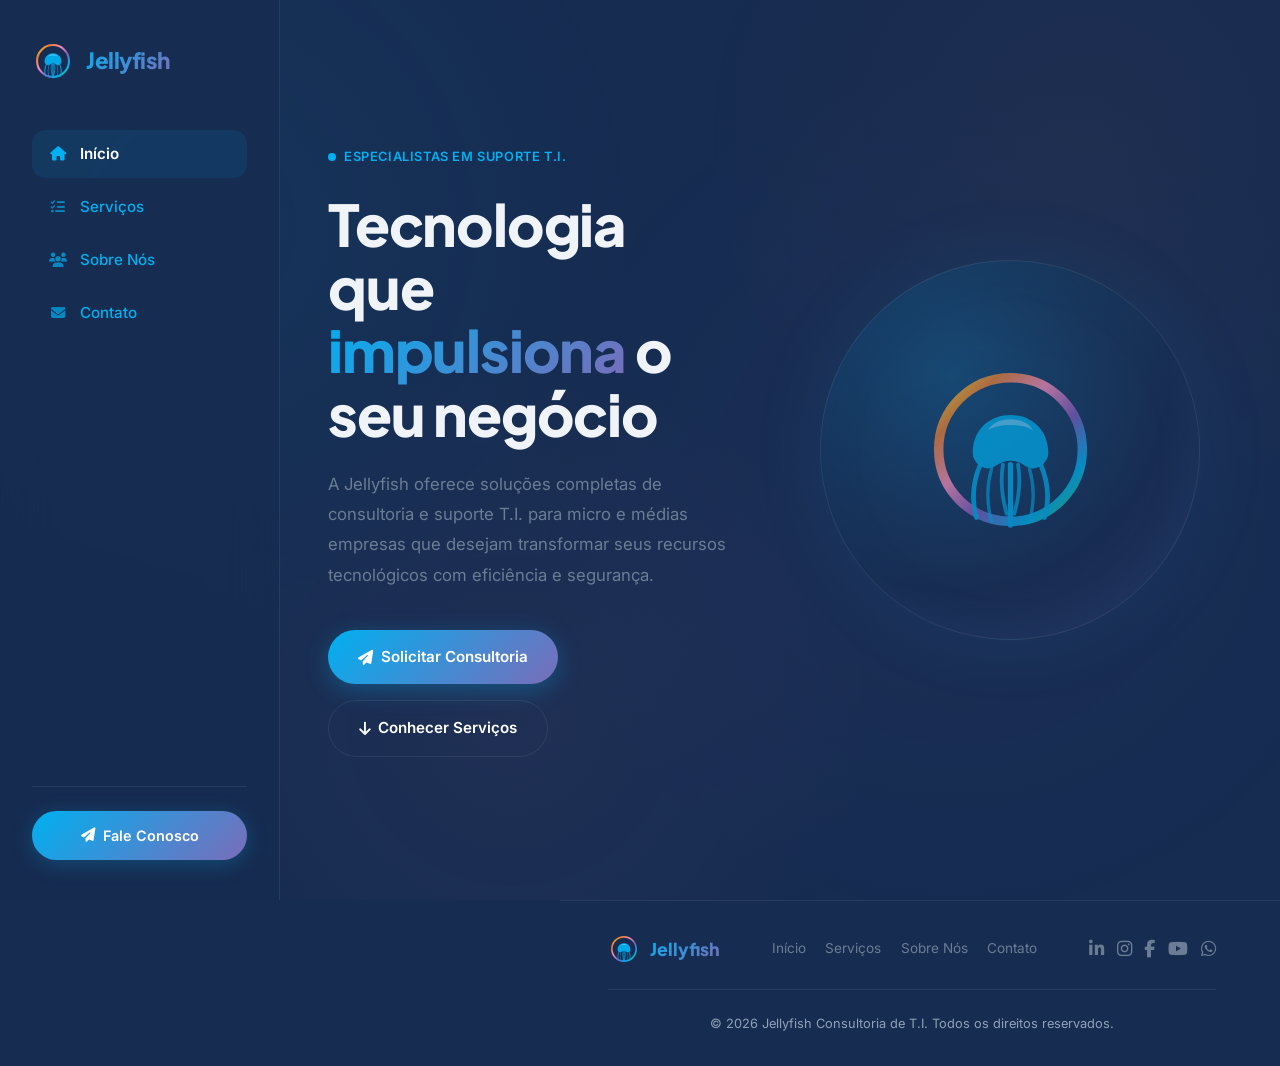
<file: index.html>
<!DOCTYPE html>
<html lang="pt-BR">
<head>
    <meta charset="UTF-8" />
    <meta name="viewport" content="width=device-width, initial-scale=1.0" />
    <title>Jellyfish | Consultoria de T.I.</title>
    <link rel="shortcut icon" href="img/Agua-viva.png" type="image/x-icon">
    <link rel="stylesheet" href="css/style.css">
    <meta name="description" content="Jellyfish - Soluções de suporte T.I. para micro e médias empresas." />
    <meta name="theme-color" content="#172c51" />
    <link rel="preconnect" href="https://fonts.googleapis.com" />
    <link rel="preconnect" href="https://fonts.gstatic.com" crossorigin />
    <link href="https://fonts.googleapis.com/css2?family=Inter:ital,opsz,wght@0,14..32,300;0,14..32,400;0,14..32,500;0,14..32,600;0,14..32,700;0,14..32,800&family=Plus+Jakarta+Sans:wght@400;500;600;700;800&display=swap" rel="stylesheet" />
    <link rel="stylesheet" href="https://cdnjs.cloudflare.com/ajax/libs/font-awesome/6.5.1/css/all.min.css" />
</head>
<body>

    <!-- Overlay mobile -->
    <div class="mobile-overlay" id="mobileOverlay" onclick="closeSidebar()"></div>

    <!-- Botão mobile -->
    <button class="mobile-toggle" id="mobileToggle" aria-label="Menu" onclick="toggleSidebar()">
        <span></span>
        <span></span>
        <span></span>
    </button>

    <!-- ==================== SIDEBAR ==================== -->
    <aside class="sidebar" id="sidebar">
        <a href="index.html" class="sidebar-logo">
            <div class="logo-icon">
                <svg viewBox="0 0 100 100" xmlns="http://www.w3.org/2000/svg">
                    <defs>
                        <linearGradient id="anelGradS" x1="0%" y1="0%" x2="100%" y2="100%">
                            <stop offset="0%" stop-color="#f9d71c" />
                            <stop offset="20%" stop-color="#ed7d31" />
                            <stop offset="40%" stop-color="#f88dba" />
                            <stop offset="60%" stop-color="#8259b9" />
                            <stop offset="80%" stop-color="#00b0f0" />
                            <stop offset="100%" stop-color="#2ecc71" />
                        </linearGradient>
                    </defs>
                    <circle cx="50" cy="50" r="38" fill="none" stroke="url(#anelGradS)" stroke-width="5" stroke-linecap="round" />
                    <path d="M 30 52 C 30 25, 70 25, 70 52 C 70 56, 66 60, 62 60 C 58 60, 56 56, 50 56 C 44 56, 42 60, 38 60 C 34 60, 30 56, 30 52 Z" fill="#00b0f0" opacity="0.95" />
                    <path d="M 38 40 C 42 32, 58 32, 62 40 C 58 36, 42 36, 38 40 Z" fill="#b3e6ff" opacity="0.5" />
                    <g stroke="#00b0f0" fill="none" stroke-linecap="round">
                        <path d="M 34 58 Q 28 72 32 86" stroke-width="2.5" opacity="0.9" />
                        <path d="M 40 60 Q 36 74 40 88" stroke-width="1.8" opacity="0.7" />
                        <path d="M 46 58 Q 44 70 48 84" stroke-width="2" opacity="0.8" />
                        <path d="M 50 58 Q 50 74 50 90" stroke-width="2.8" opacity="0.95" />
                        <path d="M 54 58 Q 56 70 52 84" stroke-width="2" opacity="0.8" />
                        <path d="M 60 60 Q 64 74 60 88" stroke-width="1.8" opacity="0.7" />
                        <path d="M 66 58 Q 72 72 68 86" stroke-width="2.5" opacity="0.9" />
                    </g>
                </svg>
            </div>
            <span>Jellyfish</span>
        </a>
        <nav class="sidebar-nav">
            <a href="index.html" class="active" data-nav="home"><i class="fa-solid fa-house"></i> Início</a>
            <a href="html/Serviços.html" data-nav="servicos"><i class="fa-solid fa-list-check"></i> Serviços</a>
            <a href="html/Sobre_nós.html" data-nav="sobre"><i class="fa-solid fa-users"></i> Sobre Nós</a>
            <a href="html/Contato.html" data-nav="contato"><i class="fa-solid fa-envelope"></i> Contato</a>
        </nav>
        <div class="sidebar-cta">
            <a href="Contato.html" class="btn-sidebar">
                <i class="fa-solid fa-paper-plane"></i> Fale Conosco
            </a>
        </div>
    </aside>

    <!-- ==================== CONTEÚDO PRINCIPAL ==================== -->
    <main class="main-content">

        <!-- ========== HERO ========== -->
        <section class="hero" id="home">
            <div class="hero-inner">
                <div class="hero-text">
                    <div class="hero-eyebrow">
                        <span class="dot"></span> Especialistas em Suporte T.I.
                    </div>
                    <h1>
                        Tecnologia que <span class="gradient-text">impulsiona</span> o seu negócio
                    </h1>
                    <p>
                        A Jellyfish oferece soluções completas de consultoria e suporte T.I. para micro e médias empresas que desejam transformar seus recursos tecnológicos com eficiência e segurança.
                    </p>
                    <div class="hero-actions">
                        <a href="Contato.html" class="btn-primary">
                            <i class="fa-solid fa-paper-plane"></i> Solicitar Consultoria
                        </a>
                        <a href="Serviços.html" class="btn-ghost">
                            <i class="fa-solid fa-arrow-down"></i> Conhecer Serviços
                        </a>
                    </div>
                </div>
                <div class="hero-visual">
                    <div class="hero-orb">
                        <svg viewBox="0 0 100 100" xmlns="http://www.w3.org/2000/svg">
                            <defs>
                                <linearGradient id="anelGradH" x1="0%" y1="0%" x2="100%" y2="100%">
                                    <stop offset="0%" stop-color="#f9d71c" />
                                    <stop offset="20%" stop-color="#ed7d31" />
                                    <stop offset="40%" stop-color="#f88dba" />
                                    <stop offset="60%" stop-color="#8259b9" />
                                    <stop offset="80%" stop-color="#00b0f0" />
                                    <stop offset="100%" stop-color="#2ecc71" />
                                </linearGradient>
                            </defs>
                            <circle cx="50" cy="50" r="38" fill="none" stroke="url(#anelGradH)" stroke-width="5" stroke-linecap="round" />
                            <path d="M 30 52 C 30 25, 70 25, 70 52 C 70 56, 66 60, 62 60 C 58 60, 56 56, 50 56 C 44 56, 42 60, 38 60 C 34 60, 30 56, 30 52 Z" fill="#00b0f0" opacity="0.95" />
                            <path d="M 38 40 C 42 32, 58 32, 62 40 C 58 36, 42 36, 38 40 Z" fill="#b3e6ff" opacity="0.5" />
                            <g stroke="#00b0f0" fill="none" stroke-linecap="round">
                                <path d="M 34 58 Q 28 72 32 86" stroke-width="2.5" opacity="0.9" />
                                <path d="M 40 60 Q 36 74 40 88" stroke-width="1.8" opacity="0.7" />
                                <path d="M 46 58 Q 44 70 48 84" stroke-width="2" opacity="0.8" />
                                <path d="M 50 58 Q 50 74 50 90" stroke-width="2.8" opacity="0.95" />
                                <path d="M 54 58 Q 56 70 52 84" stroke-width="2" opacity="0.8" />
                                <path d="M 60 60 Q 64 74 60 88" stroke-width="1.8" opacity="0.7" />
                                <path d="M 66 58 Q 72 72 68 86" stroke-width="2.5" opacity="0.9" />
                            </g>
                        </svg>
                    </div>
                </div>
            </div>
        </section>


        <!-- ========== FOOTER ========== -->
        <footer class="site-footer">
            <div class="footer-grid">
                <div class="footer-brand">
                    <div class="logo-icon">
                        <svg viewBox="0 0 100 100" xmlns="http://www.w3.org/2000/svg">
                            <defs>
                                <linearGradient id="anelGradF" x1="0%" y1="0%" x2="100%" y2="100%">
                                    <stop offset="0%" stop-color="#f9d71c" />
                                    <stop offset="20%" stop-color="#ed7d31" />
                                    <stop offset="40%" stop-color="#f88dba" />
                                    <stop offset="60%" stop-color="#8259b9" />
                                    <stop offset="80%" stop-color="#00b0f0" />
                                    <stop offset="100%" stop-color="#2ecc71" />
                                </linearGradient>
                            </defs>
                            <circle cx="50" cy="50" r="38" fill="none" stroke="url(#anelGradF)" stroke-width="5" stroke-linecap="round" />
                            <path d="M 30 52 C 30 25, 70 25, 70 52 C 70 56, 66 60, 62 60 C 58 60, 56 56, 50 56 C 44 56, 42 60, 38 60 C 34 60, 30 56, 30 52 Z" fill="#00b0f0" opacity="0.95" />
                            <path d="M 38 40 C 42 32, 58 32, 62 40 C 58 36, 42 36, 38 40 Z" fill="#b3e6ff" opacity="0.5" />
                            <g stroke="#00b0f0" fill="none" stroke-linecap="round">
                                <path d="M 34 58 Q 28 72 32 86" stroke-width="2.5" opacity="0.9" />
                                <path d="M 40 60 Q 36 74 40 88" stroke-width="1.8" opacity="0.7" />
                                <path d="M 46 58 Q 44 70 48 84" stroke-width="2" opacity="0.8" />
                                <path d="M 50 58 Q 50 74 50 90" stroke-width="2.8" opacity="0.95" />
                                <path d="M 54 58 Q 56 70 52 84" stroke-width="2" opacity="0.8" />
                                <path d="M 60 60 Q 64 74 60 88" stroke-width="1.8" opacity="0.7" />
                                <path d="M 66 58 Q 72 72 68 86" stroke-width="2.5" opacity="0.9" />
                            </g>
                        </svg>
                    </div>
                    <span>Jellyfish</span>
                </div>
                <div class="footer-links">
                    <a href="index.html">Início</a>
                    <a href="Serviços.html">Serviços</a>
                    <a href="Sobre_nós.html">Sobre Nós</a>
                    <a href="Contato.html">Contato</a>
                </div>
                <div class="footer-social-icons">
                    <a href="#" target="_blank" rel="noopener" aria-label="LinkedIn"><i class="fa-brands fa-linkedin-in"></i></a>
                    <a href="#" target="_blank" rel="noopener" aria-label="Instagram"><i class="fa-brands fa-instagram"></i></a>
                    <a href="#" target="_blank" rel="noopener" aria-label="Facebook"><i class="fa-brands fa-facebook-f"></i></a>
                    <a href="#" target="_blank" rel="noopener" aria-label="YouTube"><i class="fa-brands fa-youtube"></i></a>
                    <a href="#" target="_blank" rel="noopener" aria-label="WhatsApp"><i class="fa-brands fa-whatsapp"></i></a>
                </div>
            </div>
            <div class="footer-bottom">
                <p>&copy; 2026 Jellyfish Consultoria de T.I. Todos os direitos reservados.</p>
            </div>
        </footer>

    </main>

</body>
</html>
</file>
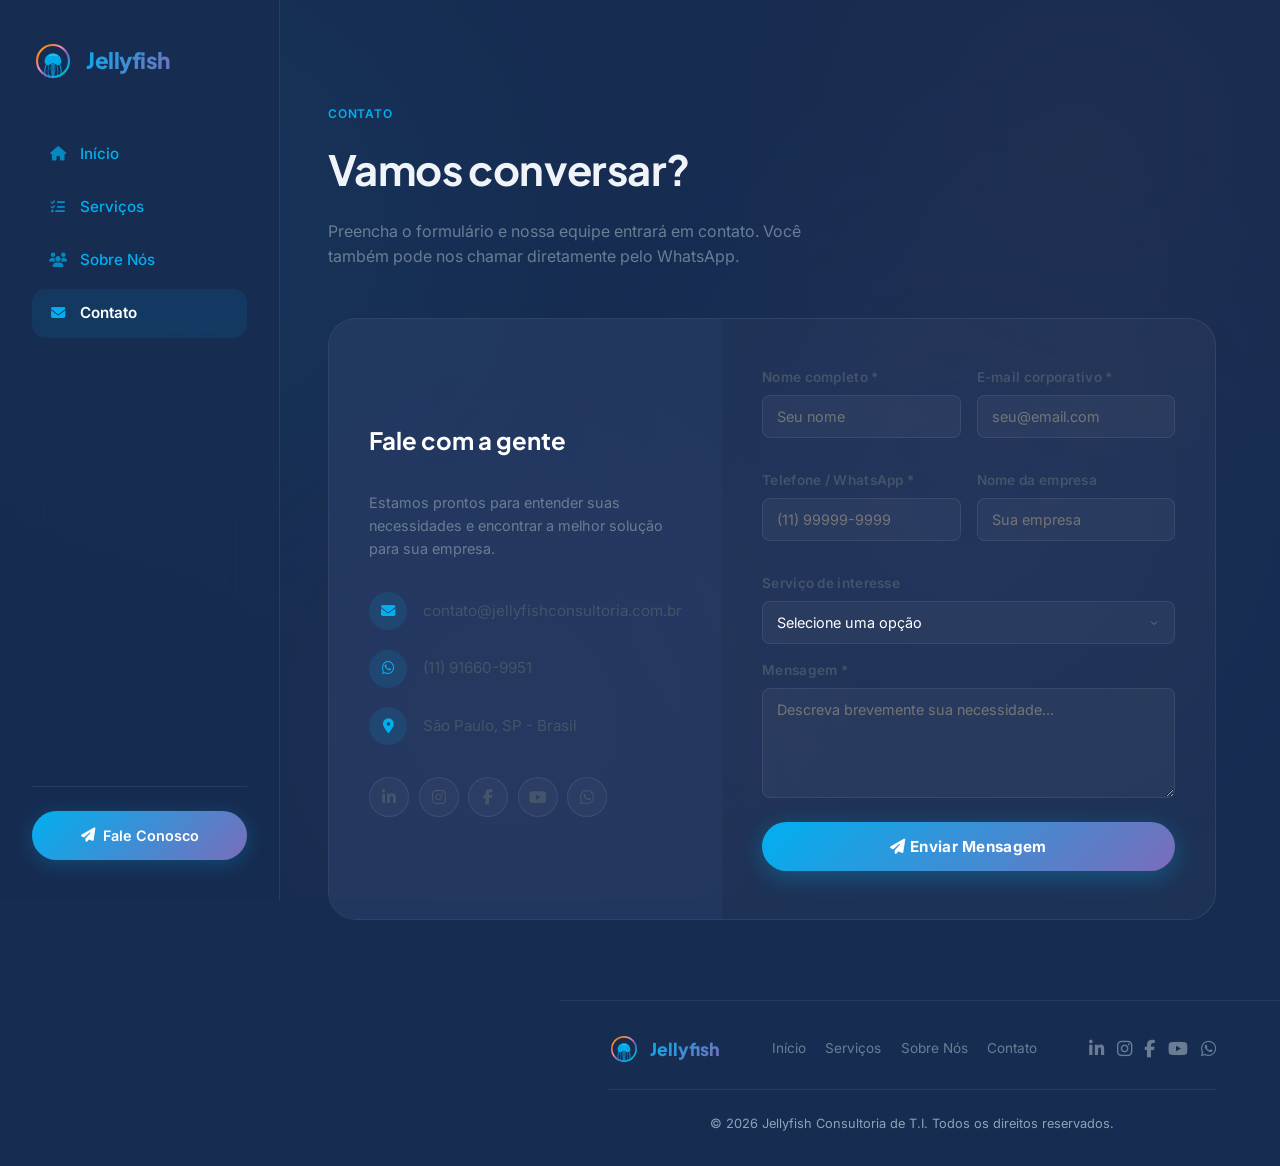
<file: html/Contato.html>
<!DOCTYPE html>
<html lang="pt-BR">
<head>
    <meta charset="UTF-8" />
    <meta name="viewport" content="width=device-width, initial-scale=1.0" />
    <title>Contato | Jellyfish</title>
    <link rel="shortcut icon" href="../img/Agua-viva.png" type="image/x-icon">
    <link rel="stylesheet" href="../css/style.css">
    <meta name="description" content="Entre em contato com a Jellyfish para consultoria em T.I." />
    <link rel="preconnect" href="https://fonts.googleapis.com" />
    <link rel="preconnect" href="https://fonts.gstatic.com" crossorigin />
    <link href="https://fonts.googleapis.com/css2?family=Inter:ital,opsz,wght@0,14..32,300;0,14..32,400;0,14..32,500;0,14..32,600;0,14..32,700;0,14..32,800&family=Plus+Jakarta+Sans:wght@400;500;600;700;800&display=swap" rel="stylesheet" />
    <link rel="stylesheet" href="https://cdnjs.cloudflare.com/ajax/libs/font-awesome/6.5.1/css/all.min.css" />
</head>
<body>

    <!-- Mobile overlay/toggle -->
    <div class="mobile-overlay" id="mobileOverlay" onclick="closeSidebar()"></div>
    <button class="mobile-toggle" id="mobileToggle" aria-label="Menu" onclick="toggleSidebar()">
        <span></span><span></span><span></span>
    </button>

    <!-- Sidebar -->
    <aside class="sidebar" id="sidebar">
        <a href="../index.html" class="sidebar-logo">
            <div class="logo-icon">
                <svg viewBox="0 0 100 100" xmlns="http://www.w3.org/2000/svg">
                    <defs>
                        <linearGradient id="anelGradS" x1="0%" y1="0%" x2="100%" y2="100%">
                            <stop offset="0%" stop-color="#f9d71c" />
                            <stop offset="20%" stop-color="#ed7d31" />
                            <stop offset="40%" stop-color="#f88dba" />
                            <stop offset="60%" stop-color="#8259b9" />
                            <stop offset="80%" stop-color="#00b0f0" />
                            <stop offset="100%" stop-color="#2ecc71" />
                        </linearGradient>
                    </defs>
                    <circle cx="50" cy="50" r="38" fill="none" stroke="url(#anelGradS)" stroke-width="5" stroke-linecap="round" />
                    <path d="M 30 52 C 30 25, 70 25, 70 52 C 70 56, 66 60, 62 60 C 58 60, 56 56, 50 56 C 44 56, 42 60, 38 60 C 34 60, 30 56, 30 52 Z" fill="#00b0f0" opacity="0.95" />
                    <path d="M 38 40 C 42 32, 58 32, 62 40 C 58 36, 42 36, 38 40 Z" fill="#b3e6ff" opacity="0.5" />
                    <g stroke="#00b0f0" fill="none" stroke-linecap="round">
                        <path d="M 34 58 Q 28 72 32 86" stroke-width="2.5" opacity="0.9" />
                        <path d="M 40 60 Q 36 74 40 88" stroke-width="1.8" opacity="0.7" />
                        <path d="M 46 58 Q 44 70 48 84" stroke-width="2" opacity="0.8" />
                        <path d="M 50 58 Q 50 74 50 90" stroke-width="2.8" opacity="0.95" />
                        <path d="M 54 58 Q 56 70 52 84" stroke-width="2" opacity="0.8" />
                        <path d="M 60 60 Q 64 74 60 88" stroke-width="1.8" opacity="0.7" />
                        <path d="M 66 58 Q 72 72 68 86" stroke-width="2.5" opacity="0.9" />
                    </g>
                </svg>
            </div>
            <span>Jellyfish</span>
        </a>
        <nav class="sidebar-nav">
            <a href="../index.html"><i class="fa-solid fa-house"></i> Início</a>
            <a href="Serviços.html"><i class="fa-solid fa-list-check"></i> Serviços</a>
            <a href="Sobre_nós.html"><i class="fa-solid fa-users"></i> Sobre Nós</a>
            <a href="Contato.html" class="active"><i class="fa-solid fa-envelope"></i> Contato</a>
        </nav>
        <div class="sidebar-cta">
            <a href="Contato.html" class="btn-sidebar">
                <i class="fa-solid fa-paper-plane"></i> Fale Conosco
            </a>
        </div>
    </aside>

    <!-- Conteúdo principal -->
    <main class="main-content">
        <section class="section" id="contato" style="padding-top: 100px;">
            <span class="section-label">Contato</span>
            <h2 class="section-title">Vamos conversar?</h2>
            <p class="section-subtitle">Preencha o formulário e nossa equipe entrará em contato. Você também pode nos chamar diretamente pelo WhatsApp.</p>
            <div class="contact-layout">
                <div class="contact-left-panel">
                    <h3>Fale com a gente</h3>
                    <p style="color: var(--gray-400); font-size: 0.9rem;">Estamos prontos para entender suas necessidades e encontrar a melhor solução para sua empresa.</p>
                    <div class="contact-info-list">
                        <div class="contact-info-item">
                            <div class="ci-icon"><i class="fa-solid fa-envelope"></i></div>
                            <span>contato@jellyfishconsultoria.com.br</span>
                        </div>
                        <div class="contact-info-item">
                            <div class="ci-icon"><i class="fa-brands fa-whatsapp"></i></div>
                            <span>(11) 91660-9951</span>
                        </div>
                        <div class="contact-info-item">
                            <div class="ci-icon"><i class="fa-solid fa-location-dot"></i></div>
                            <span>São Paulo, SP - Brasil</span>
                        </div>
                    </div>
                    <div class="contact-social-row">
                        <a href="#" target="_blank" rel="noopener" aria-label="LinkedIn"><i class="fa-brands fa-linkedin-in"></i></a>
                        <a href="#" target="_blank" rel="noopener" aria-label="Instagram"><i class="fa-brands fa-instagram"></i></a>
                        <a href="#" target="_blank" rel="noopener" aria-label="Facebook"><i class="fa-brands fa-facebook-f"></i></a>
                        <a href="#" target="_blank" rel="noopener" aria-label="YouTube"><i class="fa-brands fa-youtube"></i></a>
                        <a href="#" target="_blank" rel="noopener" aria-label="WhatsApp"><i class="fa-brands fa-whatsapp"></i></a>
                    </div>
                </div>
                <div class="contact-right-panel" id="formPanel">
                    <form id="contactForm" onsubmit="handleSubmit(event)">
                        <div class="form-row">
                            <div class="form-field">
                                <label for="nome">Nome completo *</label>
                                <input type="text" id="nome" name="nome" placeholder="Seu nome" required />
                            </div>
                            <div class="form-field">
                                <label for="email">E-mail corporativo *</label>
                                <input type="email" id="email" name="email" placeholder="seu@email.com" required />
                            </div>
                        </div>
                        <div class="form-row">
                            <div class="form-field">
                                <label for="telefone">Telefone / WhatsApp *</label>
                                <input type="tel" id="telefone" name="telefone" placeholder="(11) 99999-9999" required />
                            </div>
                            <div class="form-field">
                                <label for="empresa">Nome da empresa</label>
                                <input type="text" id="empresa" name="empresa" placeholder="Sua empresa" />
                            </div>
                        </div>
                        <div class="form-field">
                            <label for="servico">Serviço de interesse</label>
                            <select id="servico" name="servico">
                                <option value="">Selecione uma opção</option>
                                <option value="Suporte Técnico">Suporte Técnico</option>
                                <option value="Cloud & Infraestrutura">Cloud & Infraestrutura</option>
                                <option value="Cibersegurança">Cibersegurança</option>
                                <option value="Gestão de T.I.">Gestão de T.I.</option>
                                <option value="Redes Corporativas">Redes Corporativas</option>
                                <option value="Consultoria Estratégica">Consultoria Estratégica</option>
                                <option value="Outro">Outro</option>
                            </select>
                        </div>
                        <div class="form-field">
                            <label for="mensagem">Mensagem *</label>
                            <textarea id="mensagem" name="mensagem" placeholder="Descreva brevemente sua necessidade..." required></textarea>
                        </div>
                        <button type="submit" class="btn-submit" id="submitBtn">
                            <i class="fa-solid fa-paper-plane"></i> Enviar Mensagem
                        </button>
                    </form>
                    <div class="form-success-msg" id="successMsg">
                        <i class="fa-solid fa-circle-check"></i>
                        <p>Mensagem enviada com sucesso!</p>
                        <p style="font-weight: 400; font-size: 0.9rem; color: var(--gray-400);">Entraremos em contato em breve.</p>
                    </div>
                </div>
            </div>
        </section>

        <footer class="site-footer">
            <div class="footer-grid">
                <div class="footer-brand">
                    <div class="logo-icon">
                        <svg viewBox="0 0 100 100" xmlns="http://www.w3.org/2000/svg">
                            <defs>
                                <linearGradient id="anelGradF" x1="0%" y1="0%" x2="100%" y2="100%">
                                    <stop offset="0%" stop-color="#f9d71c" />
                                    <stop offset="20%" stop-color="#ed7d31" />
                                    <stop offset="40%" stop-color="#f88dba" />
                                    <stop offset="60%" stop-color="#8259b9" />
                                    <stop offset="80%" stop-color="#00b0f0" />
                                    <stop offset="100%" stop-color="#2ecc71" />
                                </linearGradient>
                            </defs>
                            <circle cx="50" cy="50" r="38" fill="none" stroke="url(#anelGradF)" stroke-width="5" stroke-linecap="round" />
                            <path d="M 30 52 C 30 25, 70 25, 70 52 C 70 56, 66 60, 62 60 C 58 60, 56 56, 50 56 C 44 56, 42 60, 38 60 C 34 60, 30 56, 30 52 Z" fill="#00b0f0" opacity="0.95" />
                            <path d="M 38 40 C 42 32, 58 32, 62 40 C 58 36, 42 36, 38 40 Z" fill="#b3e6ff" opacity="0.5" />
                            <g stroke="#00b0f0" fill="none" stroke-linecap="round">
                                <path d="M 34 58 Q 28 72 32 86" stroke-width="2.5" opacity="0.9" />
                                <path d="M 40 60 Q 36 74 40 88" stroke-width="1.8" opacity="0.7" />
                                <path d="M 46 58 Q 44 70 48 84" stroke-width="2" opacity="0.8" />
                                <path d="M 50 58 Q 50 74 50 90" stroke-width="2.8" opacity="0.95" />
                                <path d="M 54 58 Q 56 70 52 84" stroke-width="2" opacity="0.8" />
                                <path d="M 60 60 Q 64 74 60 88" stroke-width="1.8" opacity="0.7" />
                                <path d="M 66 58 Q 72 72 68 86" stroke-width="2.5" opacity="0.9" />
                            </g>
                        </svg>
                    </div>
                    <span>Jellyfish</span>
                </div>
                <div class="footer-links">
                    <a href="../index.html">Início</a>
                    <a href="Serviços.html">Serviços</a>
                    <a href="Sobre_nós.html">Sobre Nós</a>
                    <a href="Contato.html">Contato</a>
                </div>
                <div class="footer-social-icons">
                    <a href="#" target="_blank" rel="noopener"><i class="fa-brands fa-linkedin-in"></i></a>
                    <a href="#" target="_blank" rel="noopener"><i class="fa-brands fa-instagram"></i></a>
                    <a href="#" target="_blank" rel="noopener"><i class="fa-brands fa-facebook-f"></i></a>
                    <a href="#" target="_blank" rel="noopener"><i class="fa-brands fa-youtube"></i></a>
                    <a href="#" target="_blank" rel="noopener"><i class="fa-brands fa-whatsapp"></i></a>
                </div>
            </div>
            <div class="footer-bottom">
                <p>&copy; 2026 Jellyfish Consultoria de T.I. Todos os direitos reservados.</p>
            </div>
        </footer>
    </main>

    <script>
        // Mobile toggle
        const sidebar = document.getElementById('sidebar');
        const mobileToggle = document.getElementById('mobileToggle');
        const mobileOverlay = document.getElementById('mobileOverlay');
        function toggleSidebar() {
            sidebar.classList.toggle('open');
            mobileToggle.classList.toggle('active');
            mobileOverlay.classList.toggle('active');
        }
        function closeSidebar() {
            sidebar.classList.remove('open');
            mobileToggle.classList.remove('active');
            mobileOverlay.classList.remove('active');
        }
        document.querySelectorAll('.sidebar-nav a, .sidebar-cta a').forEach(link => {
            link.addEventListener('click', () => { if (window.innerWidth <= 860) closeSidebar(); });
        });
        const navLinks = document.querySelectorAll('.sidebar-nav a');
        const currentPath = window.location.pathname.split('/').pop() || 'index.html';
        navLinks.forEach(link => {
            if (link.getAttribute('href') === currentPath) link.classList.add('active');
            else link.classList.remove('active');
        });

        // Formulário de contato (mesmo do index)
        function handleSubmit(event) {
            event.preventDefault();
            const form = document.getElementById('contactForm');
            const successMsg = document.getElementById('successMsg');
            const nome = document.getElementById('nome').value.trim();
            const email = document.getElementById('email').value.trim();
            const telefone = document.getElementById('telefone').value.trim();
            const empresa = document.getElementById('empresa').value.trim();
            const servico = document.getElementById('servico').value;
            const mensagem = document.getElementById('mensagem').value.trim();

            const whatsappNumber = '5511999999999';
            let whatsappMsg = `*Olá, Jellyfish!* 🐙%0A%0A`;
            whatsappMsg += `*Nome:* ${encodeURIComponent(nome)}%0A`;
            whatsappMsg += `*E-mail:* ${encodeURIComponent(email)}%0A`;
            whatsappMsg += `*Telefone:* ${encodeURIComponent(telefone)}%0A`;
            if (empresa) whatsappMsg += `*Empresa:* ${encodeURIComponent(empresa)}%0A`;
            if (servico) whatsappMsg += `*Serviço de interesse:* ${encodeURIComponent(servico)}%0A`;
            whatsappMsg += `*Mensagem:* ${encodeURIComponent(mensagem)}%0A%0A`;
            whatsappMsg += `(Enviado pelo site)`;

            form.style.display = 'none';
            successMsg.style.display = 'block';
            window.open(`https://wa.me/${whatsappNumber}?text=${whatsappMsg}`, '_blank');

            setTimeout(() => {
                form.reset();
                form.style.display = 'block';
                successMsg.style.display = 'none';
            }, 5000);
            return false;
        }
    </script>
</body>
</html>
</file>
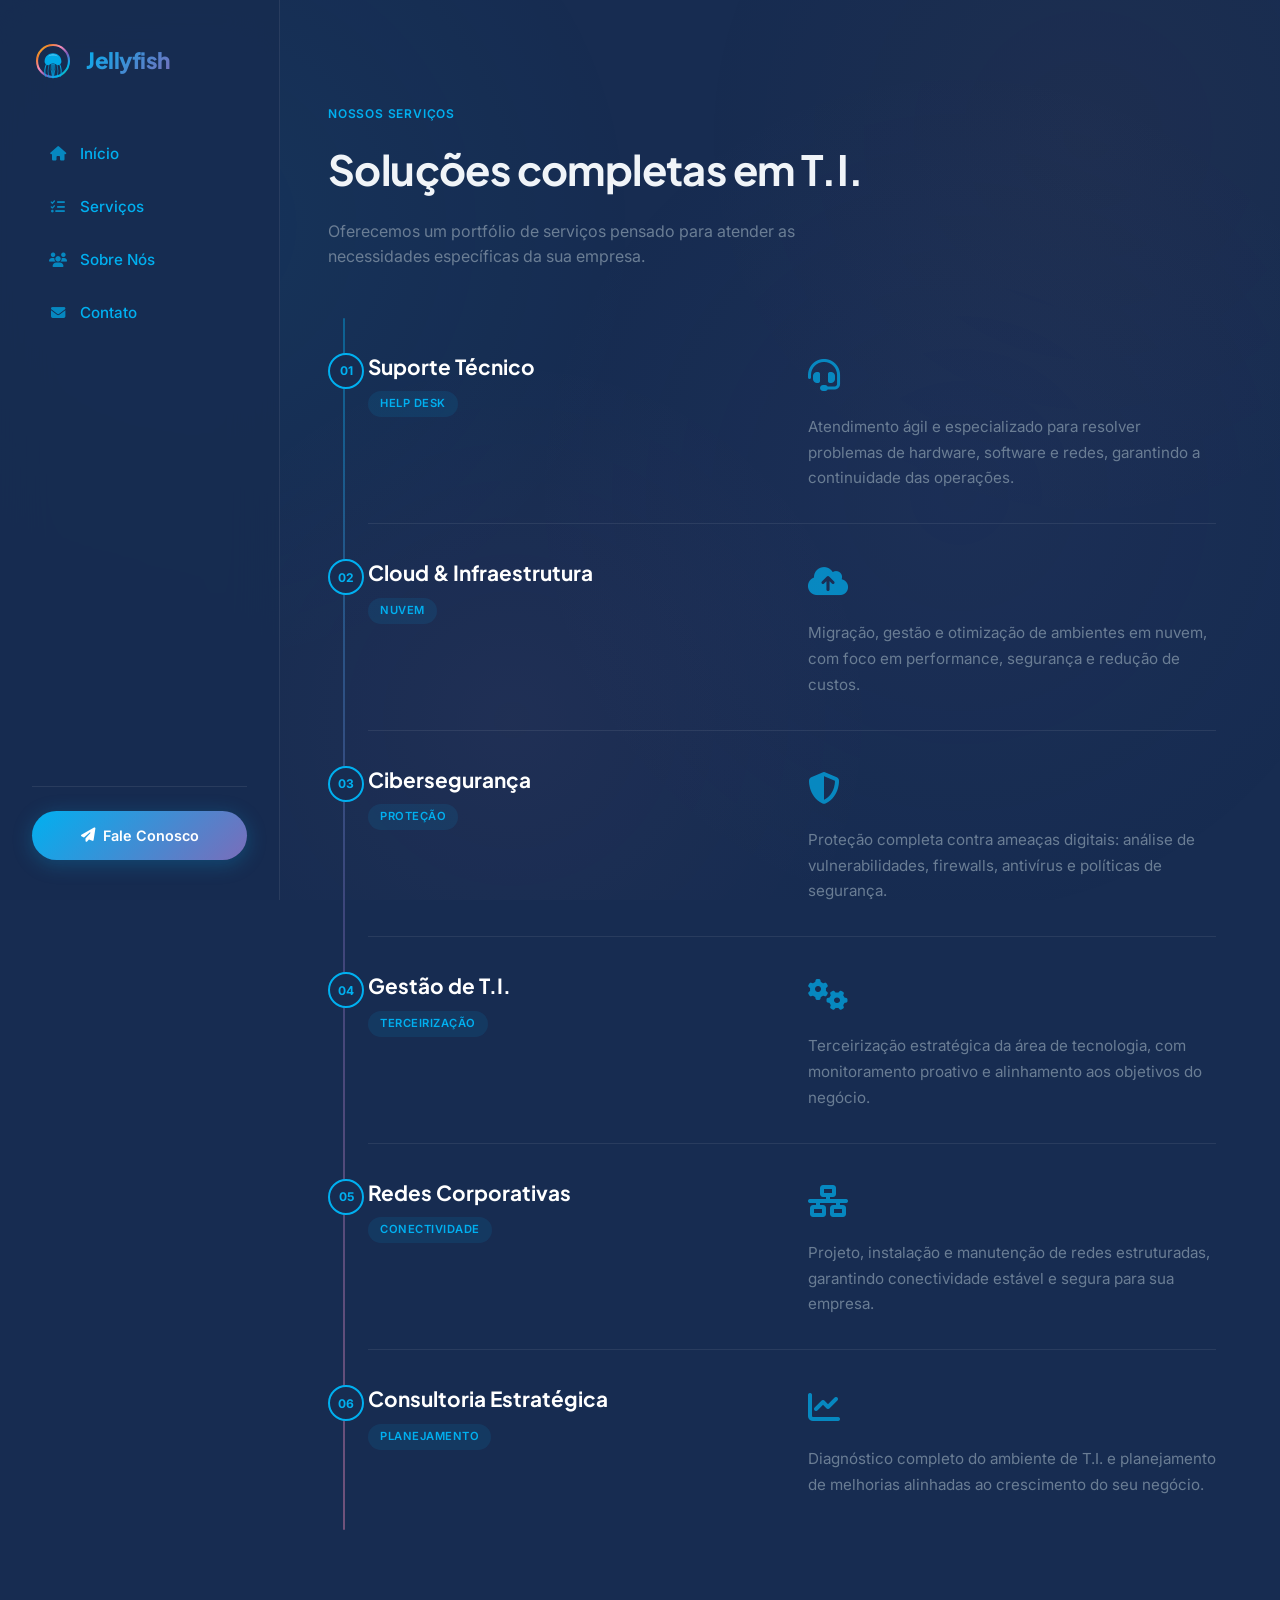
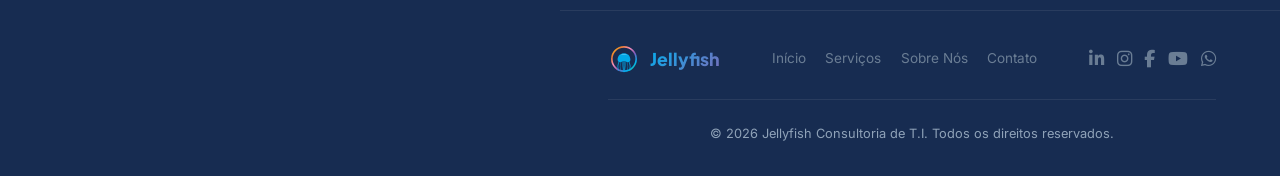
<file: html/Serviços.html>
<!DOCTYPE html>
<html lang="pt-BR">
<head>
    <meta charset="UTF-8" />
    <meta name="viewport" content="width=device-width, initial-scale=1.0" />
    <title>Serviços | Jellyfish</title>
    <link rel="shortcut icon" href="../img/Agua-viva.png" type="image/x-icon">
    <link rel="stylesheet" href="../css/style.css">
    <meta name="description" content="Conheça os serviços de consultoria T.I. da Jellyfish." />
    <link rel="preconnect" href="https://fonts.googleapis.com" />
    <link rel="preconnect" href="https://fonts.gstatic.com" crossorigin />
    <link href="https://fonts.googleapis.com/css2?family=Inter:ital,opsz,wght@0,14..32,300;0,14..32,400;0,14..32,500;0,14..32,600;0,14..32,700;0,14..32,800&family=Plus+Jakarta+Sans:wght@400;500;600;700;800&display=swap" rel="stylesheet" />
    <link rel="stylesheet" href="https://cdnjs.cloudflare.com/ajax/libs/font-awesome/6.5.1/css/all.min.css" />
</head>
<body>

    <!-- Overlay e toggle mobile (mesmo código) -->
    <div class="mobile-overlay" id="mobileOverlay" onclick="closeSidebar()"></div>
    <button class="mobile-toggle" id="mobileToggle" aria-label="Menu" onclick="toggleSidebar()">
        <span></span><span></span><span></span>
    </button>

    <!-- ==================== SIDEBAR (idêntica) ==================== -->
    <aside class="sidebar" id="sidebar">
        <a href="../index.html" class="sidebar-logo">
            <div class="logo-icon">
                <svg viewBox="0 0 100 100" xmlns="http://www.w3.org/2000/svg">
                    <defs>
                        <linearGradient id="anelGradS" x1="0%" y1="0%" x2="100%" y2="100%">
                            <stop offset="0%" stop-color="#f9d71c" />
                            <stop offset="20%" stop-color="#ed7d31" />
                            <stop offset="40%" stop-color="#f88dba" />
                            <stop offset="60%" stop-color="#8259b9" />
                            <stop offset="80%" stop-color="#00b0f0" />
                            <stop offset="100%" stop-color="#2ecc71" />
                        </linearGradient>
                    </defs>
                    <circle cx="50" cy="50" r="38" fill="none" stroke="url(#anelGradS)" stroke-width="5" stroke-linecap="round" />
                    <path d="M 30 52 C 30 25, 70 25, 70 52 C 70 56, 66 60, 62 60 C 58 60, 56 56, 50 56 C 44 56, 42 60, 38 60 C 34 60, 30 56, 30 52 Z" fill="#00b0f0" opacity="0.95" />
                    <path d="M 38 40 C 42 32, 58 32, 62 40 C 58 36, 42 36, 38 40 Z" fill="#b3e6ff" opacity="0.5" />
                    <g stroke="#00b0f0" fill="none" stroke-linecap="round">
                        <path d="M 34 58 Q 28 72 32 86" stroke-width="2.5" opacity="0.9" />
                        <path d="M 40 60 Q 36 74 40 88" stroke-width="1.8" opacity="0.7" />
                        <path d="M 46 58 Q 44 70 48 84" stroke-width="2" opacity="0.8" />
                        <path d="M 50 58 Q 50 74 50 90" stroke-width="2.8" opacity="0.95" />
                        <path d="M 54 58 Q 56 70 52 84" stroke-width="2" opacity="0.8" />
                        <path d="M 60 60 Q 64 74 60 88" stroke-width="1.8" opacity="0.7" />
                        <path d="M 66 58 Q 72 72 68 86" stroke-width="2.5" opacity="0.9" />
                    </g>
                </svg>
            </div>
            <span>Jellyfish</span>
        </a>
        <nav class="sidebar-nav">
            <a href="../index.html"><i class="fa-solid fa-house"></i> Início</a>
            <a href="Serviços.html" class="active"><i class="fa-solid fa-list-check"></i> Serviços</a>
            <a href="Sobre_nós.html"><i class="fa-solid fa-users"></i> Sobre Nós</a>
            <a href="Contato.html"><i class="fa-solid fa-envelope"></i> Contato</a>
        </nav>
        <div class="sidebar-cta">
            <a href="Contato.html" class="btn-sidebar">
                <i class="fa-solid fa-paper-plane"></i> Fale Conosco
            </a>
        </div>
    </aside>

    <!-- ==================== CONTEÚDO PRINCIPAL ==================== -->
    <main class="main-content">
        <section class="section" id="servicos" style="padding-top: 100px;">
            <span class="section-label">Nossos Serviços</span>
            <h2 class="section-title">Soluções completas em T.I.</h2>
            <p class="section-subtitle">Oferecemos um portfólio de serviços pensado para atender as necessidades específicas da sua empresa.</p>
            <div class="services-vertical">
                <div class="service-row" data-step="01">
                    <div class="service-row-left">
                        <h3>Suporte Técnico</h3>
                        <span class="service-tag">Help Desk</span>
                    </div>
                    <div class="service-row-right">
                        <div class="service-icon-big"><i class="fa-solid fa-headset"></i></div>
                        <p>Atendimento ágil e especializado para resolver problemas de hardware, software e redes, garantindo a continuidade das operações.</p>
                    </div>
                </div>
                <div class="service-row" data-step="02">
                    <div class="service-row-left">
                        <h3>Cloud & Infraestrutura</h3>
                        <span class="service-tag">Nuvem</span>
                    </div>
                    <div class="service-row-right">
                        <div class="service-icon-big"><i class="fa-solid fa-cloud-arrow-up"></i></div>
                        <p>Migração, gestão e otimização de ambientes em nuvem, com foco em performance, segurança e redução de custos.</p>
                    </div>
                </div>
                <div class="service-row" data-step="03">
                    <div class="service-row-left">
                        <h3>Cibersegurança</h3>
                        <span class="service-tag">Proteção</span>
                    </div>
                    <div class="service-row-right">
                        <div class="service-icon-big"><i class="fa-solid fa-shield-halved"></i></div>
                        <p>Proteção completa contra ameaças digitais: análise de vulnerabilidades, firewalls, antivírus e políticas de segurança.</p>
                    </div>
                </div>
                <div class="service-row" data-step="04">
                    <div class="service-row-left">
                        <h3>Gestão de T.I.</h3>
                        <span class="service-tag">Terceirização</span>
                    </div>
                    <div class="service-row-right">
                        <div class="service-icon-big"><i class="fa-solid fa-gears"></i></div>
                        <p>Terceirização estratégica da área de tecnologia, com monitoramento proativo e alinhamento aos objetivos do negócio.</p>
                    </div>
                </div>
                <div class="service-row" data-step="05">
                    <div class="service-row-left">
                        <h3>Redes Corporativas</h3>
                        <span class="service-tag">Conectividade</span>
                    </div>
                    <div class="service-row-right">
                        <div class="service-icon-big"><i class="fa-solid fa-network-wired"></i></div>
                        <p>Projeto, instalação e manutenção de redes estruturadas, garantindo conectividade estável e segura para sua empresa.</p>
                    </div>
                </div>
                <div class="service-row" data-step="06">
                    <div class="service-row-left">
                        <h3>Consultoria Estratégica</h3>
                        <span class="service-tag">Planejamento</span>
                    </div>
                    <div class="service-row-right">
                        <div class="service-icon-big"><i class="fa-solid fa-chart-line"></i></div>
                        <p>Diagnóstico completo do ambiente de T.I. e planejamento de melhorias alinhadas ao crescimento do seu negócio.</p>
                    </div>
                </div>
            </div>
        </section>

        <!-- Footer igual ao index -->
        <footer class="site-footer">
            <div class="footer-grid">
                <div class="footer-brand">
                    <div class="logo-icon">
                        <svg viewBox="0 0 100 100" xmlns="http://www.w3.org/2000/svg">
                            <defs>
                                <linearGradient id="anelGradF" x1="0%" y1="0%" x2="100%" y2="100%">
                                    <stop offset="0%" stop-color="#f9d71c" />
                                    <stop offset="20%" stop-color="#ed7d31" />
                                    <stop offset="40%" stop-color="#f88dba" />
                                    <stop offset="60%" stop-color="#8259b9" />
                                    <stop offset="80%" stop-color="#00b0f0" />
                                    <stop offset="100%" stop-color="#2ecc71" />
                                </linearGradient>
                            </defs>
                            <circle cx="50" cy="50" r="38" fill="none" stroke="url(#anelGradF)" stroke-width="5" stroke-linecap="round" />
                            <path d="M 30 52 C 30 25, 70 25, 70 52 C 70 56, 66 60, 62 60 C 58 60, 56 56, 50 56 C 44 56, 42 60, 38 60 C 34 60, 30 56, 30 52 Z" fill="#00b0f0" opacity="0.95" />
                            <path d="M 38 40 C 42 32, 58 32, 62 40 C 58 36, 42 36, 38 40 Z" fill="#b3e6ff" opacity="0.5" />
                            <g stroke="#00b0f0" fill="none" stroke-linecap="round">
                                <path d="M 34 58 Q 28 72 32 86" stroke-width="2.5" opacity="0.9" />
                                <path d="M 40 60 Q 36 74 40 88" stroke-width="1.8" opacity="0.7" />
                                <path d="M 46 58 Q 44 70 48 84" stroke-width="2" opacity="0.8" />
                                <path d="M 50 58 Q 50 74 50 90" stroke-width="2.8" opacity="0.95" />
                                <path d="M 54 58 Q 56 70 52 84" stroke-width="2" opacity="0.8" />
                                <path d="M 60 60 Q 64 74 60 88" stroke-width="1.8" opacity="0.7" />
                                <path d="M 66 58 Q 72 72 68 86" stroke-width="2.5" opacity="0.9" />
                            </g>
                        </svg>
                    </div>
                    <span>Jellyfish</span>
                </div>
                <div class="footer-links">
                    <a href="../index.html">Início</a>
                    <a href="Serviços.html">Serviços</a>
                    <a href="Sobre_nós.html">Sobre Nós</a>
                    <a href="Contato.html">Contato</a>
                </div>
                <div class="footer-social-icons">
                    <a href="#" target="_blank" rel="noopener"><i class="fa-brands fa-linkedin-in"></i></a>
                    <a href="#" target="_blank" rel="noopener"><i class="fa-brands fa-instagram"></i></a>
                    <a href="#" target="_blank" rel="noopener"><i class="fa-brands fa-facebook-f"></i></a>
                    <a href="#" target="_blank" rel="noopener"><i class="fa-brands fa-youtube"></i></a>
                    <a href="#" target="_blank" rel="noopener"><i class="fa-brands fa-whatsapp"></i></a>
                </div>
            </div>
            <div class="footer-bottom">
                <p>&copy; 2026 Jellyfish Consultoria de T.I. Todos os direitos reservados.</p>
            </div>
        </footer>
    </main>

    <script>
        // Mobile toggle (mesmo código do index)
        const sidebar = document.getElementById('sidebar');
        const mobileToggle = document.getElementById('mobileToggle');
        const mobileOverlay = document.getElementById('mobileOverlay');
        function toggleSidebar() {
            sidebar.classList.toggle('open');
            mobileToggle.classList.toggle('active');
            mobileOverlay.classList.toggle('active');
        }
        function closeSidebar() {
            sidebar.classList.remove('open');
            mobileToggle.classList.remove('active');
            mobileOverlay.classList.remove('active');
        }
        document.querySelectorAll('.sidebar-nav a, .sidebar-cta a').forEach(link => {
            link.addEventListener('click', () => { if (window.innerWidth <= 860) closeSidebar(); });
        });
        // Ativa o link correto
        const navLinks = document.querySelectorAll('.sidebar-nav a');
        const currentPath = window.location.pathname.split('/').pop() || 'index.html';
        navLinks.forEach(link => {
            if (link.getAttribute('href') === currentPath) link.classList.add('active');
            else link.classList.remove('active');
        });
    </script>
</body>
</html>
</file>
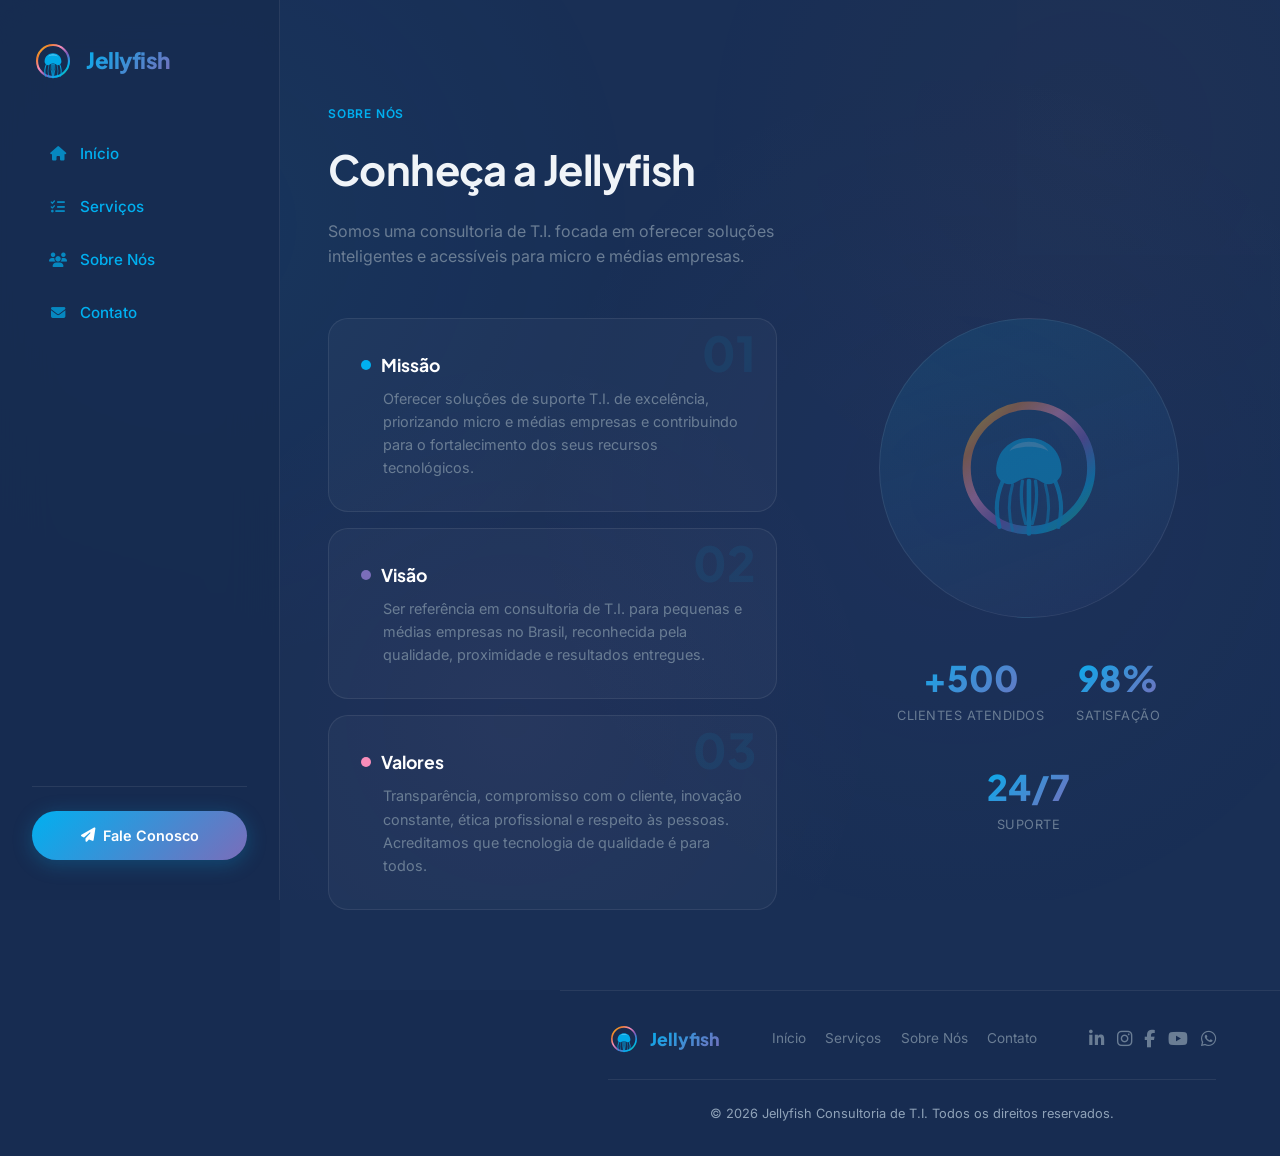
<file: html/Sobre_nós.html>
<!DOCTYPE html>
<html lang="pt-BR">
<head>
    <meta charset="UTF-8" />
    <meta name="viewport" content="width=device-width, initial-scale=1.0" />
    <title>Sobre Nós | Jellyfish</title>
    <link rel="shortcut icon" href="../img/Agua-viva.png" type="image/x-icon">
    <link rel="stylesheet" href="../css/style.css">
    <meta name="description" content="Conheça a história, missão, visão e valores da Jellyfish." />
    <link rel="preconnect" href="https://fonts.googleapis.com" />
    <link rel="preconnect" href="https://fonts.gstatic.com" crossorigin />
    <link href="https://fonts.googleapis.com/css2?family=Inter:ital,opsz,wght@0,14..32,300;0,14..32,400;0,14..32,500;0,14..32,600;0,14..32,700;0,14..32,800&family=Plus+Jakarta+Sans:wght@400;500;600;700;800&display=swap" rel="stylesheet" />
    <link rel="stylesheet" href="https://cdnjs.cloudflare.com/ajax/libs/font-awesome/6.5.1/css/all.min.css" />
</head>
<body>

    <!-- Mobile overlay/toggle -->
    <div class="mobile-overlay" id="mobileOverlay" onclick="closeSidebar()"></div>
    <button class="mobile-toggle" id="mobileToggle" aria-label="Menu" onclick="toggleSidebar()">
        <span></span><span></span><span></span>
    </button>

    <!-- Sidebar -->
    <aside class="sidebar" id="sidebar">
        <a href="../index.html" class="sidebar-logo">
            <div class="logo-icon">
                <svg viewBox="0 0 100 100" xmlns="http://www.w3.org/2000/svg">
                    <defs>
                        <linearGradient id="anelGradS" x1="0%" y1="0%" x2="100%" y2="100%">
                            <stop offset="0%" stop-color="#f9d71c" />
                            <stop offset="20%" stop-color="#ed7d31" />
                            <stop offset="40%" stop-color="#f88dba" />
                            <stop offset="60%" stop-color="#8259b9" />
                            <stop offset="80%" stop-color="#00b0f0" />
                            <stop offset="100%" stop-color="#2ecc71" />
                        </linearGradient>
                    </defs>
                    <circle cx="50" cy="50" r="38" fill="none" stroke="url(#anelGradS)" stroke-width="5" stroke-linecap="round" />
                    <path d="M 30 52 C 30 25, 70 25, 70 52 C 70 56, 66 60, 62 60 C 58 60, 56 56, 50 56 C 44 56, 42 60, 38 60 C 34 60, 30 56, 30 52 Z" fill="#00b0f0" opacity="0.95" />
                    <path d="M 38 40 C 42 32, 58 32, 62 40 C 58 36, 42 36, 38 40 Z" fill="#b3e6ff" opacity="0.5" />
                    <g stroke="#00b0f0" fill="none" stroke-linecap="round">
                        <path d="M 34 58 Q 28 72 32 86" stroke-width="2.5" opacity="0.9" />
                        <path d="M 40 60 Q 36 74 40 88" stroke-width="1.8" opacity="0.7" />
                        <path d="M 46 58 Q 44 70 48 84" stroke-width="2" opacity="0.8" />
                        <path d="M 50 58 Q 50 74 50 90" stroke-width="2.8" opacity="0.95" />
                        <path d="M 54 58 Q 56 70 52 84" stroke-width="2" opacity="0.8" />
                        <path d="M 60 60 Q 64 74 60 88" stroke-width="1.8" opacity="0.7" />
                        <path d="M 66 58 Q 72 72 68 86" stroke-width="2.5" opacity="0.9" />
                    </g>
                </svg>
            </div>
            <span>Jellyfish</span>
        </a>
        <nav class="sidebar-nav">
            <a href="../index.html"><i class="fa-solid fa-house"></i> Início</a>
            <a href="Serviços.html"><i class="fa-solid fa-list-check"></i> Serviços</a>
            <a href="Sobre_nós.html" class="active"><i class="fa-solid fa-users"></i> Sobre Nós</a>
            <a href="Contato.html"><i class="fa-solid fa-envelope"></i> Contato</a>
        </nav>
        <div class="sidebar-cta">
            <a href="Contato.html" class="btn-sidebar">
                <i class="fa-solid fa-paper-plane"></i> Fale Conosco
            </a>
        </div>
    </aside>

    <!-- Conteúdo principal -->
    <main class="main-content">
        <section class="section" id="sobre" style="padding-top: 100px; background: rgba(39,60,105,0.2);">
            <span class="section-label">Sobre Nós</span>
            <h2 class="section-title">Conheça a Jellyfish</h2>
            <p class="section-subtitle">Somos uma consultoria de T.I. focada em oferecer soluções inteligentes e acessíveis para micro e médias empresas.</p>
            <div class="about-wrapper">
                <div class="about-stack">
                    <div class="about-card">
                        <span class="card-num">01</span>
                        <h4><span class="mini-dot mission"></span> Missão</h4>
                        <p>Oferecer soluções de suporte T.I. de excelência, priorizando micro e médias empresas e contribuindo para o fortalecimento dos seus recursos tecnológicos.</p>
                    </div>
                    <div class="about-card">
                        <span class="card-num">02</span>
                        <h4><span class="mini-dot vision"></span> Visão</h4>
                        <p>Ser referência em consultoria de T.I. para pequenas e médias empresas no Brasil, reconhecida pela qualidade, proximidade e resultados entregues.</p>
                    </div>
                    <div class="about-card">
                        <span class="card-num">03</span>
                        <h4><span class="mini-dot values"></span> Valores</h4>
                        <p>Transparência, compromisso com o cliente, inovação constante, ética profissional e respeito às pessoas. Acreditamos que tecnologia de qualidade é para todos.</p>
                    </div>
                </div>
                <div class="about-showcase">
                    <div class="about-illustration">
                        <svg viewBox="0 0 100 100" xmlns="http://www.w3.org/2000/svg">
                            <defs>
                                <linearGradient id="anelGradA" x1="0%" y1="0%" x2="100%" y2="100%">
                                    <stop offset="0%" stop-color="#f9d71c" />
                                    <stop offset="20%" stop-color="#ed7d31" />
                                    <stop offset="40%" stop-color="#f88dba" />
                                    <stop offset="60%" stop-color="#8259b9" />
                                    <stop offset="80%" stop-color="#00b0f0" />
                                    <stop offset="100%" stop-color="#2ecc71" />
                                </linearGradient>
                            </defs>
                            <circle cx="50" cy="50" r="38" fill="none" stroke="url(#anelGradA)" stroke-width="5" stroke-linecap="round" />
                            <path d="M 30 52 C 30 25, 70 25, 70 52 C 70 56, 66 60, 62 60 C 58 60, 56 56, 50 56 C 44 56, 42 60, 38 60 C 34 60, 30 56, 30 52 Z" fill="#00b0f0" opacity="0.95" />
                            <path d="M 38 40 C 42 32, 58 32, 62 40 C 58 36, 42 36, 38 40 Z" fill="#b3e6ff" opacity="0.5" />
                            <g stroke="#00b0f0" fill="none" stroke-linecap="round">
                                <path d="M 34 58 Q 28 72 32 86" stroke-width="2.5" opacity="0.9" />
                                <path d="M 40 60 Q 36 74 40 88" stroke-width="1.8" opacity="0.7" />
                                <path d="M 46 58 Q 44 70 48 84" stroke-width="2" opacity="0.8" />
                                <path d="M 50 58 Q 50 74 50 90" stroke-width="2.8" opacity="0.95" />
                                <path d="M 54 58 Q 56 70 52 84" stroke-width="2" opacity="0.8" />
                                <path d="M 60 60 Q 64 74 60 88" stroke-width="1.8" opacity="0.7" />
                                <path d="M 66 58 Q 72 72 68 86" stroke-width="2.5" opacity="0.9" />
                            </g>
                        </svg>
                    </div>
                    <div class="about-stats">
                        <div class="stat-item">
                            <div class="stat-number">+500</div>
                            <div class="stat-label">Clientes Atendidos</div>
                        </div>
                        <div class="stat-item">
                            <div class="stat-number">98%</div>
                            <div class="stat-label">Satisfação</div>
                        </div>
                        <div class="stat-item">
                            <div class="stat-number">24/7</div>
                            <div class="stat-label">Suporte</div>
                        </div>
                    </div>
                </div>
            </div>
        </section>

        <footer class="site-footer">
            <div class="footer-grid">
                <div class="footer-brand">
                    <div class="logo-icon">
                        <svg viewBox="0 0 100 100" xmlns="http://www.w3.org/2000/svg">
                            <defs>
                                <linearGradient id="anelGradF" x1="0%" y1="0%" x2="100%" y2="100%">
                                    <stop offset="0%" stop-color="#f9d71c" />
                                    <stop offset="20%" stop-color="#ed7d31" />
                                    <stop offset="40%" stop-color="#f88dba" />
                                    <stop offset="60%" stop-color="#8259b9" />
                                    <stop offset="80%" stop-color="#00b0f0" />
                                    <stop offset="100%" stop-color="#2ecc71" />
                                </linearGradient>
                            </defs>
                            <circle cx="50" cy="50" r="38" fill="none" stroke="url(#anelGradF)" stroke-width="5" stroke-linecap="round" />
                            <path d="M 30 52 C 30 25, 70 25, 70 52 C 70 56, 66 60, 62 60 C 58 60, 56 56, 50 56 C 44 56, 42 60, 38 60 C 34 60, 30 56, 30 52 Z" fill="#00b0f0" opacity="0.95" />
                            <path d="M 38 40 C 42 32, 58 32, 62 40 C 58 36, 42 36, 38 40 Z" fill="#b3e6ff" opacity="0.5" />
                            <g stroke="#00b0f0" fill="none" stroke-linecap="round">
                                <path d="M 34 58 Q 28 72 32 86" stroke-width="2.5" opacity="0.9" />
                                <path d="M 40 60 Q 36 74 40 88" stroke-width="1.8" opacity="0.7" />
                                <path d="M 46 58 Q 44 70 48 84" stroke-width="2" opacity="0.8" />
                                <path d="M 50 58 Q 50 74 50 90" stroke-width="2.8" opacity="0.95" />
                                <path d="M 54 58 Q 56 70 52 84" stroke-width="2" opacity="0.8" />
                                <path d="M 60 60 Q 64 74 60 88" stroke-width="1.8" opacity="0.7" />
                                <path d="M 66 58 Q 72 72 68 86" stroke-width="2.5" opacity="0.9" />
                            </g>
                        </svg>
                    </div>
                    <span>Jellyfish</span>
                </div>
                <div class="footer-links">
                    <a href="../index.html">Início</a>
                    <a href="Serviços.html">Serviços</a>
                    <a href="Sobre_nós.html">Sobre Nós</a>
                    <a href="Contato.html">Contato</a>
                </div>
                <div class="footer-social-icons">
                    <a href="#" target="_blank" rel="noopener"><i class="fa-brands fa-linkedin-in"></i></a>
                    <a href="#" target="_blank" rel="noopener"><i class="fa-brands fa-instagram"></i></a>
                    <a href="#" target="_blank" rel="noopener"><i class="fa-brands fa-facebook-f"></i></a>
                    <a href="#" target="_blank" rel="noopener"><i class="fa-brands fa-youtube"></i></a>
                    <a href="#" target="_blank" rel="noopener"><i class="fa-brands fa-whatsapp"></i></a>
                </div>
            </div>
            <div class="footer-bottom">
                <p>&copy; 2026 Jellyfish Consultoria de T.I. Todos os direitos reservados.</p>
            </div>
        </footer>
    </main>

    <script>
        // Mobile toggle (mesmo código)
        const sidebar = document.getElementById('sidebar');
        const mobileToggle = document.getElementById('mobileToggle');
        const mobileOverlay = document.getElementById('mobileOverlay');
        function toggleSidebar() {
            sidebar.classList.toggle('open');
            mobileToggle.classList.toggle('active');
            mobileOverlay.classList.toggle('active');
        }
        function closeSidebar() {
            sidebar.classList.remove('open');
            mobileToggle.classList.remove('active');
            mobileOverlay.classList.remove('active');
        }
        document.querySelectorAll('.sidebar-nav a, .sidebar-cta a').forEach(link => {
            link.addEventListener('click', () => { if (window.innerWidth <= 860) closeSidebar(); });
        });
        const navLinks = document.querySelectorAll('.sidebar-nav a');
        const currentPath = window.location.pathname.split('/').pop() || 'index.html';
        navLinks.forEach(link => {
            if (link.getAttribute('href') === currentPath) link.classList.add('active');
            else link.classList.remove('active');
        });
    </script>
</body>
</html>
</file>
<file: css/style.css>
:root {
    --deep-blue: #172c51;
    --ocean-blue: #273c69;
    --primary: #00b0f0;
    --secondary: #7a6dba;
    --purple: #8259b9;
    --pink: #f88dba;
    --pink-dark: #d56392;
    --orange: #ed7d31;
    --gray-300: #44546a;
    --gray-400: #6a7d94;
    --gray-500: #8fa2b8;
    --white: #ffffff;
    --soft-white: #f0f4f8;
    --glass-bg: rgba(255, 255, 255, 0.03);
    --glass-border: rgba(255, 255, 255, 0.08);
    --glass-hover: rgba(255, 255, 255, 0.06);
    --shadow-sm: 0 1px 2px rgba(0, 0, 0, 0.3);
    --shadow-md: 0 4px 20px rgba(0, 0, 0, 0.4);
    --shadow-lg: 0 12px 40px rgba(0, 0, 0, 0.5);
    --shadow-glow-primary: 0 0 30px rgba(0, 176, 240, 0.15);
    --shadow-glow-secondary: 0 0 30px rgba(122, 109, 186, 0.15);
    --radius-sm: 8px;
    --radius-md: 14px;
    --radius-lg: 20px;
    --radius-xl: 28px;
    --transition: 0.3s cubic-bezier(0.4, 0, 0.2, 1);
    --nav-link-color: #00b0f0;
    --sidebar-width: 280px;
}

* {
    margin: 0;
    padding: 0;
    box-sizing: border-box;
}

html {
    scroll-behavior: smooth;
    scroll-padding-top: 24px;
}

body {
    font-family: 'Inter', sans-serif;
    background: var(--deep-blue);
    color: var(--soft-white);
    line-height: 1.6;
    overflow-x: hidden;
    -webkit-font-smoothing: antialiased;
    -moz-osx-font-smoothing: grayscale;
    display: flex;
    min-height: 100vh;
}

/* Fundo com partículas sutis */
body::before {
    content: '';
    position: fixed;
    inset: 0;
    background:
        radial-gradient(circle at 15% 25%, rgba(0, 176, 240, 0.06) 0%, transparent 35%),
        radial-gradient(circle at 75% 55%, rgba(122, 109, 186, 0.05) 0%, transparent 40%),
        radial-gradient(circle at 40% 80%, rgba(248, 141, 186, 0.04) 0%, transparent 35%),
        radial-gradient(circle at 85% 15%, rgba(237, 125, 49, 0.03) 0%, transparent 30%);
    z-index: -1;
    pointer-events: none;
}

/* ========== SIDEBAR DE NAVEGAÇÃO (DESKTOP) ========== */
.sidebar {
    position: fixed;
    top: 0;
    left: 0;
    width: var(--sidebar-width);
    height: 100vh;
    background: rgba(23, 44, 81, 0.85);
    backdrop-filter: blur(24px);
    -webkit-backdrop-filter: blur(24px);
    border-right: 1px solid var(--glass-border);
    z-index: 1000;
    display: flex;
    flex-direction: column;
    padding: 2.5rem 2rem;
    transition: transform 0.4s ease;
}

.sidebar-logo {
    display: flex;
    align-items: center;
    gap: 12px;
    text-decoration: none;
    color: var(--white);
    font-family: 'Plus Jakarta Sans', sans-serif;
    font-weight: 800;
    font-size: 1.4rem;
    letter-spacing: -0.5px;
    margin-bottom: 3rem;
}

.sidebar-logo .logo-icon {
    width: 42px;
    height: 42px;
    flex-shrink: 0;
}
.sidebar-logo .logo-icon svg {
    width: 42px;
    height: 42px;
    display: block;
}
.sidebar-logo span {
    background: linear-gradient(135deg, var(--primary), var(--secondary));
    -webkit-background-clip: text;
    -webkit-text-fill-color: transparent;
    background-clip: text;
}

.sidebar-nav {
    display: flex;
    flex-direction: column;
    gap: 0.3rem;
    flex: 1;
}

.sidebar-nav a {
    color: var(--nav-link-color);
    text-decoration: none;
    font-weight: 500;
    font-size: 0.95rem;
    padding: 12px 16px;
    border-radius: var(--radius-md);
    transition: var(--transition);
    display: flex;
    align-items: center;
    gap: 12px;
    position: relative;
}

.sidebar-nav a i {
    width: 20px;
    text-align: center;
    font-size: 0.9rem;
    opacity: 0.7;
    transition: var(--transition);
}

.sidebar-nav a:hover {
    background: var(--glass-hover);
    color: var(--white);
}
.sidebar-nav a:hover i {
    opacity: 1;
}
.sidebar-nav a.active {
    background: rgba(0, 176, 240, 0.1);
    color: var(--white);
    font-weight: 600;
}
.sidebar-nav a.active i {
    opacity: 1;
    color: var(--primary);
}

.sidebar-cta {
    margin-top: auto;
    padding-top: 1.5rem;
    border-top: 1px solid var(--glass-border);
}

.sidebar-cta .btn-sidebar {
    display: flex;
    align-items: center;
    justify-content: center;
    gap: 8px;
    width: 100%;
    background: linear-gradient(135deg, var(--primary), var(--secondary));
    color: #fff;
    border: none;
    padding: 13px 20px;
    border-radius: 50px;
    font-weight: 600;
    font-size: 0.9rem;
    cursor: pointer;
    text-decoration: none;
    transition: var(--transition);
    font-family: 'Inter', sans-serif;
    box-shadow: 0 4px 20px rgba(0, 176, 240, 0.25);
}

.sidebar-cta .btn-sidebar:hover {
    transform: translateY(-2px);
    box-shadow: 0 8px 30px rgba(0, 176, 240, 0.4);
    filter: brightness(1.1);
}

/* ========== CONTEÚDO PRINCIPAL ========== */
.main-content {
    margin-left: var(--sidebar-width);
    flex: 1;
    min-height: 100vh;
}

/* ========== HERO (FULL-WIDTH COM OVERLAY LATERAL) ========== */
.hero {
    min-height: 100vh;
    display: flex;
    align-items: center;
    padding: 4rem 4rem 4rem 3rem;
    position: relative;
    overflow: hidden;
}

.hero-inner {
    display: grid;
    grid-template-columns: 1fr 1fr;
    gap: 4rem;
    align-items: center;
    width: 100%;
    max-width: 1200px;
    margin: 0 auto;
}

.hero-text {
    z-index: 2;
}

.hero-eyebrow {
    display: inline-flex;
    align-items: center;
    gap: 8px;
    font-size: 0.8rem;
    font-weight: 600;
    letter-spacing: 0.6px;
    text-transform: uppercase;
    color: var(--primary);
    margin-bottom: 1.5rem;
}

.hero-eyebrow .dot {
    width: 8px;
    height: 8px;
    border-radius: 50%;
    background: var(--primary);
    animation: dotPulse 1.8s ease-in-out infinite;
}

@keyframes dotPulse {
    0%,
    100% {
        box-shadow: 0 0 0 0 rgba(0, 176, 240, 0.6);
    }
    50% {
        box-shadow: 0 0 0 12px rgba(0, 176, 240, 0);
    }
}

.hero-text h1 {
    font-family: 'Plus Jakarta Sans', sans-serif;
    font-size: clamp(2.6rem, 4.5vw, 3.8rem);
    font-weight: 800;
    line-height: 1.1;
    margin-bottom: 1.5rem;
    letter-spacing: -1.2px;
}

.hero-text h1 .gradient-text {
    background: linear-gradient(135deg, var(--primary), var(--secondary));
    -webkit-background-clip: text;
    -webkit-text-fill-color: transparent;
    background-clip: text;
}

.hero-text p {
    font-size: 1.05rem;
    color: var(--gray-400);
    margin-bottom: 2.5rem;
    max-width: 480px;
    line-height: 1.8;
}

.hero-actions {
    display: flex;
    gap: 1rem;
    flex-wrap: wrap;
}

.btn-primary {
    background: linear-gradient(135deg, var(--primary), var(--secondary));
    color: #fff;
    border: none;
    padding: 15px 30px;
    border-radius: 50px;
    font-weight: 600;
    font-size: 0.95rem;
    cursor: pointer;
    transition: var(--transition);
    text-decoration: none;
    font-family: 'Inter', sans-serif;
    box-shadow: 0 6px 25px rgba(0, 176, 240, 0.3);
    display: inline-flex;
    align-items: center;
    gap: 8px;
}

.btn-primary:hover {
    transform: translateY(-3px);
    box-shadow: 0 12px 35px rgba(0, 176, 240, 0.45);
    filter: brightness(1.1);
}

.btn-ghost {
    background: transparent;
    color: var(--white);
    border: 1.5px solid var(--glass-border);
    padding: 15px 30px;
    border-radius: 50px;
    font-weight: 600;
    font-size: 0.95rem;
    cursor: pointer;
    transition: var(--transition);
    text-decoration: none;
    font-family: 'Inter', sans-serif;
    display: inline-flex;
    align-items: center;
    gap: 8px;
}

.btn-ghost:hover {
    background: var(--glass-hover);
    border-color: rgba(255, 255, 255, 0.2);
    transform: translateY(-2px);
}

/* Globo decorativo na hero */
.hero-visual {
    display: flex;
    align-items: center;
    justify-content: center;
    position: relative;
}

.hero-orb {
    width: 380px;
    height: 380px;
    border-radius: 50%;
    background: radial-gradient(circle at 35% 30%, rgba(0, 176, 240, 0.2), rgba(23, 44, 81, 0.6) 60%, rgba(122, 109, 186, 0.15) 100%);
    border: 1px solid rgba(255, 255, 255, 0.08);
    display: flex;
    align-items: center;
    justify-content: center;
    animation: orbFloat 6s ease-in-out infinite;
    box-shadow: 0 0 80px rgba(0, 176, 240, 0.08), inset 0 0 60px rgba(0, 176, 240, 0.04);
}

@keyframes orbFloat {
    0%,
    100% {
        transform: translateY(0);
    }
    33% {
        transform: translateY(-18px);
    }
    66% {
        transform: translateY(8px);
    }
}

.hero-orb svg {
    width: 50%;
    height: 50%;
    opacity: 0.7;
    animation: jellyPulse 4s ease-in-out infinite;
}

@keyframes jellyPulse {
    0%,
    100% {
        transform: scale(1);
        opacity: 0.7;
    }
    50% {
        transform: scale(1.06);
        opacity: 0.9;
    }
}

/* ========== SERVIÇOS (LINHA DO TEMPO / PROCESSO) ========== */
.section {
    padding: 80px 4rem 80px 3rem;
}

.section-label {
    display: inline-block;
    font-size: 0.75rem;
    font-weight: 600;
    letter-spacing: 0.8px;
    text-transform: uppercase;
    color: var(--primary);
    margin-bottom: 0.8rem;
}

.section-title {
    font-family: 'Plus Jakarta Sans', sans-serif;
    font-size: clamp(2rem, 3.5vw, 2.6rem);
    font-weight: 700;
    letter-spacing: -0.6px;
    margin-bottom: 1rem;
}

.section-subtitle {
    color: var(--gray-400);
    font-size: 1rem;
    max-width: 500px;
    margin-bottom: 3rem;
}

.services-vertical {
    display: flex;
    flex-direction: column;
    gap: 0;
    position: relative;
    padding-left: 40px;
}

.services-vertical::before {
    content: '';
    position: absolute;
    left: 15px;
    top: 0;
    bottom: 0;
    width: 2px;
    background: linear-gradient(to bottom, var(--primary), var(--secondary), var(--pink));
    border-radius: 1px;
    opacity: 0.4;
}

.service-row {
    display: grid;
    grid-template-columns: 1fr 1fr;
    gap: 2rem;
    padding: 2rem 0;
    position: relative;
    border-bottom: 1px solid var(--glass-border);
    transition: var(--transition);
}

.service-row:last-child {
    border-bottom: none;
}

.service-row::before {
    content: attr(data-step);
    position: absolute;
    left: -40px;
    top: 2.2rem;
    width: 32px;
    height: 32px;
    border-radius: 50%;
    background: var(--deep-blue);
    border: 2px solid var(--primary);
    display: flex;
    align-items: center;
    justify-content: center;
    font-size: 0.75rem;
    font-weight: 700;
    color: var(--primary);
    z-index: 2;
    transition: var(--transition);
}

.service-row:hover::before {
    background: var(--primary);
    color: var(--deep-blue);
    box-shadow: 0 0 20px rgba(0, 176, 240, 0.4);
}

.service-row:hover {
    background: rgba(255, 255, 255, 0.015);
}

.service-row-left h3 {
    font-family: 'Plus Jakarta Sans', sans-serif;
    font-size: 1.3rem;
    font-weight: 700;
    color: var(--white);
    margin-bottom: 0.4rem;
}

.service-row-left .service-tag {
    display: inline-block;
    font-size: 0.7rem;
    font-weight: 600;
    letter-spacing: 0.5px;
    text-transform: uppercase;
    color: var(--primary);
    background: rgba(0, 176, 240, 0.1);
    padding: 4px 12px;
    border-radius: 50px;
}

.service-row-right p {
    color: var(--gray-400);
    font-size: 0.95rem;
    line-height: 1.7;
}

.service-row-right .service-icon-big {
    font-size: 2rem;
    color: var(--primary);
    margin-bottom: 0.8rem;
    opacity: 0.7;
    transition: var(--transition);
}

.service-row:hover .service-icon-big {
    opacity: 1;
}

/* ========== SOBRE (CARDS EMPILHADOS + VISUAL) ========== */
.about-wrapper {
    display: grid;
    grid-template-columns: 1.2fr 1fr;
    gap: 4rem;
    align-items: start;
}

.about-stack {
    display: flex;
    flex-direction: column;
    gap: 1rem;
}

.about-card {
    background: var(--glass-bg);
    border: 1px solid var(--glass-border);
    border-radius: var(--radius-lg);
    padding: 2rem;
    transition: var(--transition);
    cursor: default;
    position: relative;
    overflow: hidden;
}

.about-card:hover {
    border-color: rgba(255, 255, 255, 0.15);
    background: var(--glass-hover);
    box-shadow: var(--shadow-glow-primary);
}

.about-card .card-num {
    font-family: 'Plus Jakarta Sans', sans-serif;
    font-size: 3rem;
    font-weight: 800;
    color: rgba(0, 176, 240, 0.08);
    position: absolute;
    top: 10px;
    right: 20px;
    line-height: 1;
    pointer-events: none;
    transition: var(--transition);
}

.about-card:hover .card-num {
    color: rgba(0, 176, 240, 0.18);
}

.about-card h4 {
    font-family: 'Plus Jakarta Sans', sans-serif;
    font-weight: 700;
    font-size: 1.1rem;
    color: var(--white);
    margin-bottom: 0.5rem;
    display: flex;
    align-items: center;
    gap: 0.6rem;
}

.about-card h4 .mini-dot {
    width: 10px;
    height: 10px;
    border-radius: 50%;
    flex-shrink: 0;
}

.about-card h4 .mini-dot.mission {
    background: var(--primary);
}
.about-card h4 .mini-dot.vision {
    background: var(--secondary);
}
.about-card h4 .mini-dot.values {
    background: var(--pink);
}

.about-card p {
    color: var(--gray-400);
    font-size: 0.9rem;
    line-height: 1.6;
    margin-left: 1.4rem;
}

.about-showcase {
    display: flex;
    flex-direction: column;
    align-items: center;
    justify-content: center;
    gap: 2rem;
}

.about-illustration {
    width: 100%;
    max-width: 300px;
    aspect-ratio: 1;
    border-radius: 50%;
    background: linear-gradient(160deg, rgba(0, 176, 240, 0.12), rgba(122, 109, 186, 0.06));
    border: 1px solid var(--glass-border);
    display: flex;
    align-items: center;
    justify-content: center;
    position: relative;
    overflow: hidden;
}

.about-illustration svg {
    width: 55%;
    height: 55%;
    opacity: 0.4;
    animation: jellyPulse 5s ease-in-out infinite;
}

.about-stats {
    display: flex;
    gap: 2rem;
    flex-wrap: wrap;
    justify-content: center;
}

.stat-item {
    text-align: center;
}

.stat-number {
    font-family: 'Plus Jakarta Sans', sans-serif;
    font-size: 2.2rem;
    font-weight: 800;
    background: linear-gradient(135deg, var(--primary), var(--secondary));
    -webkit-background-clip: text;
    -webkit-text-fill-color: transparent;
    background-clip: text;
}

.stat-label {
    font-size: 0.8rem;
    color: var(--gray-400);
    text-transform: uppercase;
    letter-spacing: 0.5px;
}

/* ========== CONTATO (LAYOUT ASSIMÉTRICO) ========== */
.contact-layout {
    display: grid;
    grid-template-columns: 1fr 1.5fr;
    gap: 0;
    border: 1px solid var(--glass-border);
    border-radius: var(--radius-xl);
    overflow: hidden;
    background: var(--glass-bg);
}

.contact-left-panel {
    background: rgba(39, 60, 105, 0.5);
    padding: 3rem 2.5rem;
    display: flex;
    flex-direction: column;
    justify-content: center;
    gap: 2rem;
}

.contact-left-panel h3 {
    font-family: 'Plus Jakarta Sans', sans-serif;
    font-size: 1.5rem;
    font-weight: 700;
    color: var(--white);
}

.contact-info-list {
    display: flex;
    flex-direction: column;
    gap: 1.2rem;
}

.contact-info-item {
    display: flex;
    align-items: center;
    gap: 1rem;
    color: var(--gray-300);
    font-size: 0.95rem;
}

.contact-info-item .ci-icon {
    width: 38px;
    height: 38px;
    border-radius: 50%;
    background: rgba(0, 176, 240, 0.12);
    display: flex;
    align-items: center;
    justify-content: center;
    color: var(--primary);
    flex-shrink: 0;
    font-size: 0.9rem;
}

.contact-social-row {
    display: flex;
    gap: 0.6rem;
    flex-wrap: wrap;
}

.contact-social-row a {
    width: 40px;
    height: 40px;
    border-radius: 50%;
    border: 1px solid var(--glass-border);
    display: flex;
    align-items: center;
    justify-content: center;
    color: var(--gray-300);
    text-decoration: none;
    transition: var(--transition);
    font-size: 1rem;
    background: var(--glass-bg);
}

.contact-social-row a:hover {
    background: rgba(0, 176, 240, 0.2);
    border-color: var(--primary);
    color: var(--primary);
    transform: translateY(-3px);
    box-shadow: 0 8px 20px rgba(0, 176, 240, 0.2);
}

.contact-right-panel {
    padding: 3rem 2.5rem;
}

.form-row {
    display: grid;
    grid-template-columns: 1fr 1fr;
    gap: 1rem;
    margin-bottom: 1rem;
}

.form-field {
    margin-bottom: 1rem;
}

.form-field label {
    display: block;
    font-weight: 600;
    font-size: 0.85rem;
    margin-bottom: 0.4rem;
    color: var(--gray-300);
    letter-spacing: 0.3px;
}

.form-field input,
.form-field textarea,
.form-field select {
    width: 100%;
    padding: 12px 14px;
    background: rgba(255, 255, 255, 0.04);
    border: 1px solid var(--glass-border);
    border-radius: var(--radius-sm);
    color: var(--white);
    font-family: 'Inter', sans-serif;
    font-size: 0.9rem;
    transition: var(--transition);
    resize: vertical;
    outline: none;
}

.form-field input:focus,
.form-field textarea:focus,
.form-field select:focus {
    border-color: var(--primary);
    box-shadow: 0 0 0 3px rgba(0, 176, 240, 0.1);
    background: rgba(255, 255, 255, 0.06);
}

.form-field textarea {
    min-height: 110px;
}

.form-field select {
    appearance: none;
    cursor: pointer;
    background-image: url("data:image/svg+xml,%3Csvg xmlns='http://www.w3.org/2000/svg' width='12' height='12' viewBox='0 0 24 24' fill='none' stroke='%236a7d94' stroke-width='2'%3E%3Cpath d='M6 9l6 6 6-6'%3E%3C/path%3E%3C/svg%3E");
    background-repeat: no-repeat;
    background-position: right 14px center;
}

.form-field select option {
    background: #1a3355;
    color: var(--white);
}

.btn-submit {
    width: 100%;
    background: linear-gradient(135deg, var(--primary), var(--secondary));
    color: #fff;
    border: none;
    padding: 15px 28px;
    border-radius: 50px;
    font-weight: 700;
    font-size: 0.95rem;
    cursor: pointer;
    transition: var(--transition);
    font-family: 'Inter', sans-serif;
    box-shadow: 0 6px 25px rgba(0, 176, 240, 0.3);
    letter-spacing: 0.3px;
}

.btn-submit:hover {
    transform: translateY(-2px);
    box-shadow: 0 12px 35px rgba(0, 176, 240, 0.45);
    filter: brightness(1.08);
}

.form-success-msg {
    display: none;
    text-align: center;
    padding: 2rem;
    color: var(--primary);
    font-weight: 600;
    font-size: 1rem;
}

.form-success-msg i {
    font-size: 3rem;
    display: block;
    margin-bottom: 1rem;
}

/* ========== FOOTER ========== */
.site-footer {
    border-top: 1px solid var(--glass-border);
    padding: 2rem 4rem 2rem 3rem;
    margin-left: var(--sidebar-width);
}

.footer-grid {
    display: flex;
    align-items: center;
    justify-content: space-between;
    flex-wrap: wrap;
    gap: 1.5rem;
    max-width: 1200px;
    margin: 0 auto;
}

.footer-brand {
    display: flex;
    align-items: center;
    gap: 10px;
    font-family: 'Plus Jakarta Sans', sans-serif;
    font-weight: 800;
    font-size: 1.1rem;
    color: var(--white);
}

.footer-brand .logo-icon {
    width: 32px;
    height: 32px;
}
.footer-brand .logo-icon svg {
    width: 32px;
    height: 32px;
}
.footer-brand span {
    background: linear-gradient(135deg, var(--primary), var(--secondary));
    -webkit-background-clip: text;
    -webkit-text-fill-color: transparent;
    background-clip: text;
}

.footer-links {
    display: flex;
    gap: 1.2rem;
    flex-wrap: wrap;
}
.footer-links a {
    color: var(--gray-400);
    text-decoration: none;
    font-size: 0.85rem;
    transition: var(--transition);
}
.footer-links a:hover {
    color: var(--primary);
}

.footer-social-icons {
    display: flex;
    gap: 0.8rem;
}
.footer-social-icons a {
    color: var(--gray-400);
    font-size: 1.1rem;
    transition: var(--transition);
}
.footer-social-icons a:hover {
    color: var(--primary);
    transform: translateY(-2px);
}

.footer-bottom {
    text-align: center;
    color: var(--gray-500);
    font-size: 0.8rem;
    margin-top: 1.5rem;
    padding-top: 1.5rem;
    border-top: 1px solid var(--glass-border);
}

/* ========== MENU MOBILE (TOGGLE) ========== */
.mobile-toggle {
    display: none;
    position: fixed;
    top: 1rem;
    right: 1rem;
    z-index: 1100;
    background: rgba(23, 44, 81, 0.9);
    border: 1px solid var(--glass-border);
    border-radius: var(--radius-sm);
    width: 44px;
    height: 44px;
    cursor: pointer;
    flex-direction: column;
    align-items: center;
    justify-content: center;
    gap: 5px;
    backdrop-filter: blur(12px);
}

.mobile-toggle span {
    width: 22px;
    height: 2px;
    background: var(--white);
    border-radius: 2px;
    transition: var(--transition);
}

.mobile-toggle.active span:nth-child(1) {
    transform: rotate(45deg) translate(5px, 5px);
}
.mobile-toggle.active span:nth-child(2) {
    opacity: 0;
}
.mobile-toggle.active span:nth-child(3) {
    transform: rotate(-45deg) translate(5px, -5px);
}

/* Overlay mobile */
.mobile-overlay {
    display: none;
    position: fixed;
    inset: 0;
    background: rgba(0, 0, 0, 0.5);
    z-index: 999;
}
.mobile-overlay.active {
    display: block;
}

/* ========== RESPONSIVO ========== */
@media (max-width: 1100px) {
    .hero-inner {
        grid-template-columns: 1fr;
        gap: 2rem;
        text-align: center;
    }
    .hero-text p {
        max-width: 100%;
        margin-left: auto;
        margin-right: auto;
    }
    .hero-actions {
        justify-content: center;
    }
    .hero-visual {
        order: -1;
    }
    .hero-orb {
        width: 220px;
        height: 220px;
    }
    .hero-orb svg {
        width: 45%;
        height: 45%;
    }
    .contact-layout {
        grid-template-columns: 1fr;
    }
    .contact-left-panel {
        text-align: center;
        align-items: center;
    }
    .contact-info-item {
        justify-content: center;
    }
    .contact-social-row {
        justify-content: center;
    }
    .about-wrapper {
        grid-template-columns: 1fr;
    }
    .about-showcase {
        order: -1;
    }
    .about-illustration {
        max-width: 200px;
    }
    .service-row {
        grid-template-columns: 1fr;
        gap: 0.8rem;
    }
    .section {
        padding: 60px 2rem;
    }
    .hero {
        padding: 3rem 2rem;
    }
    .site-footer {
        padding: 2rem;
    }
    .footer-grid {
        flex-direction: column;
        text-align: center;
    }
}

@media (max-width: 860px) {
    body {
        flex-direction: column;
    }
    .sidebar {
        transform: translateX(-100%);
        width: 280px;
        padding: 2rem 1.5rem;
    }
    .sidebar.open {
        transform: translateX(0);
    }
    .main-content {
        margin-left: 0;
    }
    .site-footer {
        margin-left: 0;
    }
    .mobile-toggle {
        display: flex;
    }
    .hero {
        min-height: auto;
        padding: 6rem 1.5rem 3rem;
    }
    .section {
        padding: 50px 1.5rem;
    }
    .services-vertical {
        padding-left: 30px;
    }
    .services-vertical::before {
        left: 10px;
    }
    .service-row::before {
        left: -30px;
        width: 26px;
        height: 26px;
        font-size: 0.7rem;
    }
    .form-row {
        grid-template-columns: 1fr;
    }
    .contact-right-panel {
        padding: 2rem 1.5rem;
    }
    .contact-left-panel {
        padding: 2rem 1.5rem;
    }
    .about-stats {
        gap: 1.2rem;
    }
    .stat-number {
        font-size: 1.6rem;
    }
    .site-footer {
        padding: 1.5rem;
    }
}

@media (max-width: 480px) {
    .hero-text h1 {
        font-size: 1.8rem;
    }
    .section-title {
        font-size: 1.5rem;
    }
    .hero-orb {
        width: 160px;
        height: 160px;
    }
    .hero-actions {
        flex-direction: column;
        align-items: center;
    }
    .hero-actions .btn-primary,
    .hero-actions .btn-ghost {
        width: 100%;
        justify-content: center;
    }
    .btn-submit {
        font-size: 0.9rem;
        padding: 13px 20px;
    }
    .about-card {
        padding: 1.5rem;
    }
    .about-card .card-num {
        font-size: 2rem;
        top: 8px;
        right: 14px;
    }
}
</file>
